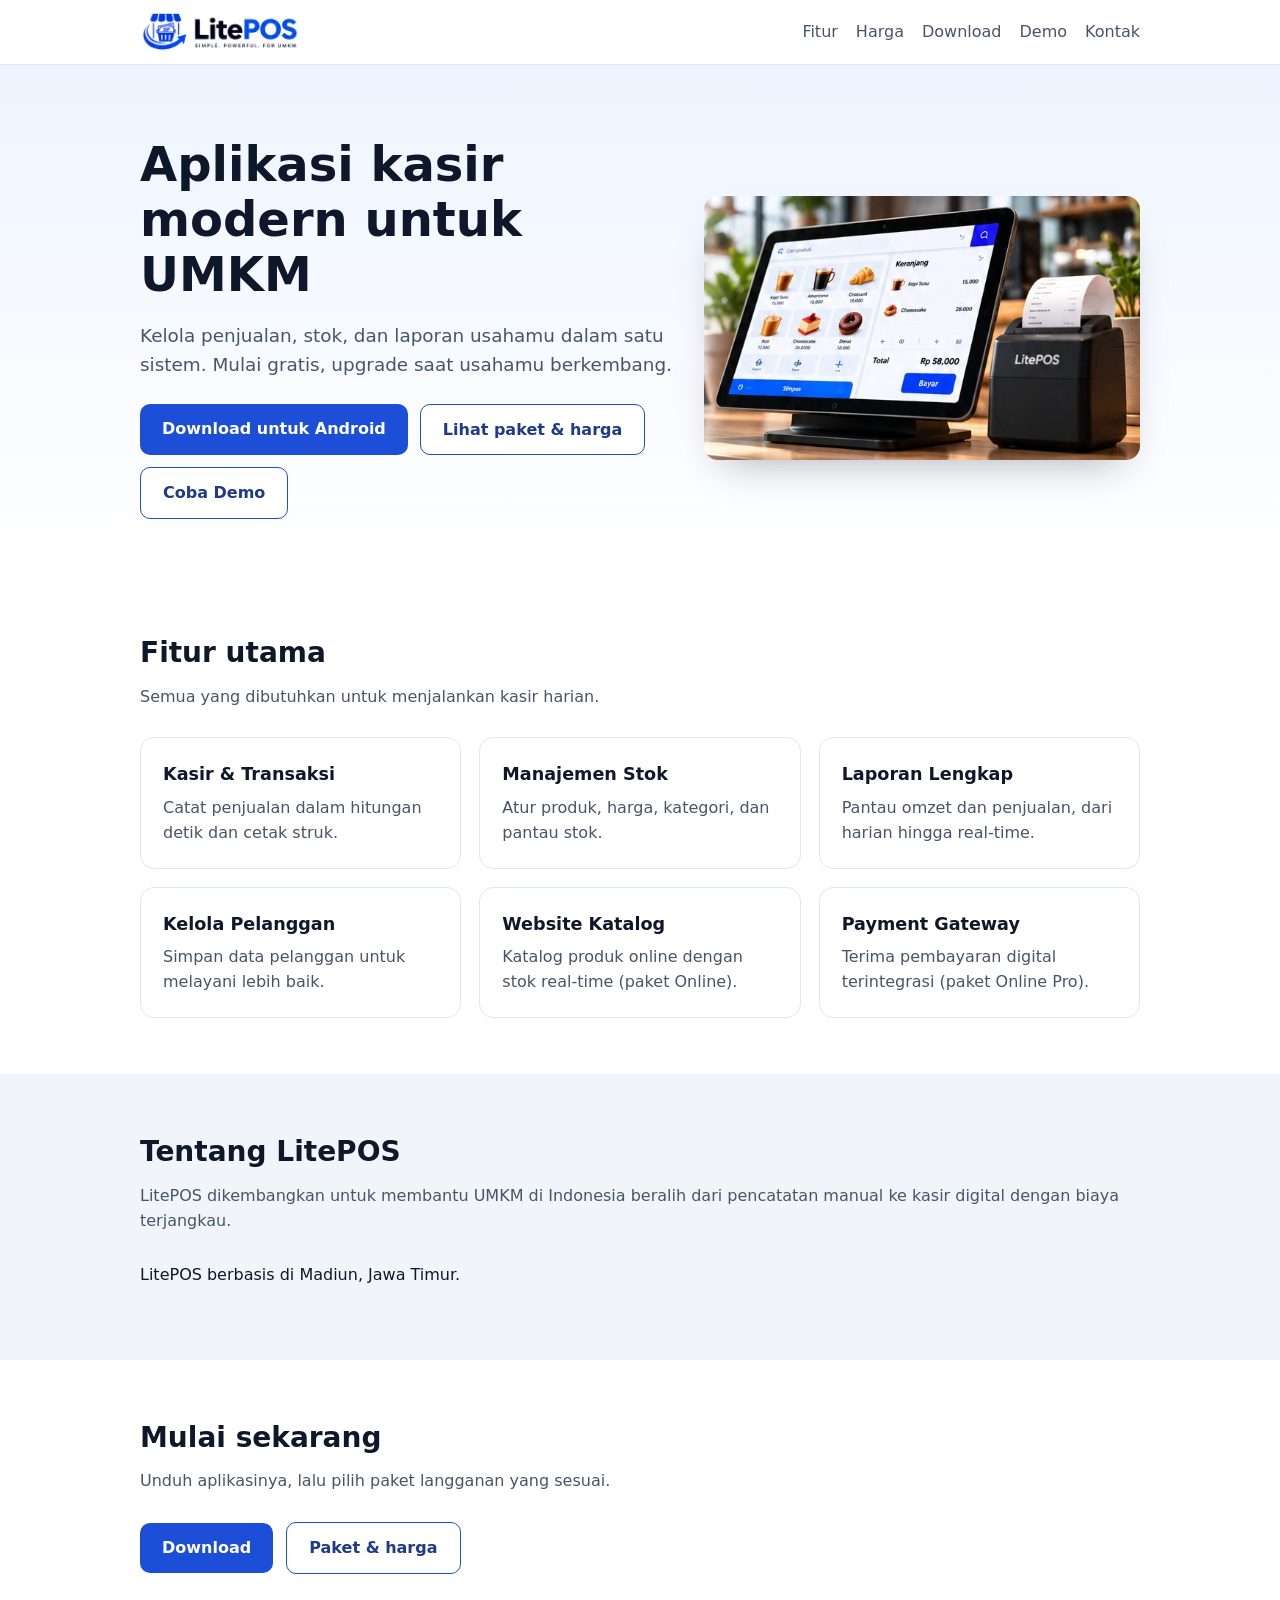
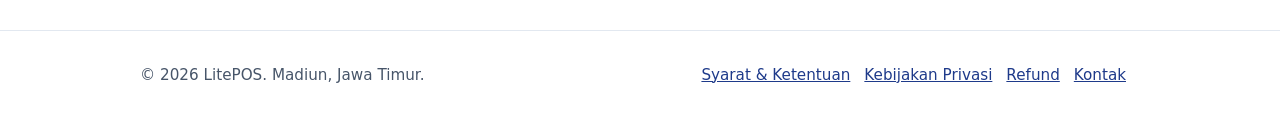
<file: index.html>
<!doctype html>
<html lang="id">
<head>
<meta charset="utf-8">
<meta name="viewport" content="width=device-width,initial-scale=1">
<title>LitePOS – Aplikasi Kasir Modern untuk UMKM</title>
<meta name="description" content="LitePOS adalah aplikasi kasir (point of sale) Android yang ringan untuk UMKM: catat penjualan, kelola produk, dan pantau laporan.">
<link rel="stylesheet" href="assets/style.css">
</head>
<body>
<header class="site"><div class="wrap">
  <a class="logo" href="/"><img src="assets/logo.png" alt="LitePOS"></a>
  <nav>
    <a href="/#fitur">Fitur</a><a href="harga.html">Harga</a><a href="download.html">Download</a><a href="https://litepos-demo.pages.dev/login/" target="_blank" rel="noopener">Demo</a><a href="kontak.html">Kontak</a>
  </nav>
</div></header>

<main>
<section class="hero"><div class="wrap">
  <div>
    <h1>Aplikasi kasir modern untuk UMKM</h1>
    <p>Kelola penjualan, stok, dan laporan usahamu dalam satu sistem. Mulai gratis, upgrade saat usahamu berkembang.</p>
    <div class="cta">
      <a class="btn" href="download.html">Download untuk Android</a>
      <a class="btn ghost" href="harga.html">Lihat paket &amp; harga</a>
      <a class="btn ghost" href="https://litepos-demo.pages.dev/login/" target="_blank" rel="noopener">Coba Demo</a>
    </div>
  </div>
  <img class="shot" src="assets/hero.jpg" alt="Tampilan kasir LitePOS di tablet dengan printer struk" width="594" height="360">
</div></section>

<section class="block" id="fitur"><div class="wrap">
  <h2>Fitur utama</h2>
  <p class="lead">Semua yang dibutuhkan untuk menjalankan kasir harian.</p>
  <div class="grid f4">
    <div class="card"><h3>Kasir &amp; Transaksi</h3><p>Catat penjualan dalam hitungan detik dan cetak struk.</p></div>
    <div class="card"><h3>Manajemen Stok</h3><p>Atur produk, harga, kategori, dan pantau stok.</p></div>
    <div class="card"><h3>Laporan Lengkap</h3><p>Pantau omzet dan penjualan, dari harian hingga real-time.</p></div>
    <div class="card"><h3>Kelola Pelanggan</h3><p>Simpan data pelanggan untuk melayani lebih baik.</p></div>
    <div class="card"><h3>Website Katalog</h3><p>Katalog produk online dengan stok real-time (paket Online).</p></div>
    <div class="card"><h3>Payment Gateway</h3><p>Terima pembayaran digital terintegrasi (paket Online Pro).</p></div>
  </div>
</div></section>

<section class="block alt"><div class="wrap">
  <h2>Tentang LitePOS</h2>
  <p class="lead">LitePOS dikembangkan untuk membantu UMKM di Indonesia beralih dari pencatatan manual ke kasir digital dengan biaya terjangkau.</p>
  <p>LitePOS berbasis di Madiun, Jawa Timur.</p>
</div></section>

<section class="block"><div class="wrap">
  <h2>Mulai sekarang</h2>
  <p class="lead">Unduh aplikasinya, lalu pilih paket langganan yang sesuai.</p>
  <a class="btn" href="download.html">Download</a> <a class="btn ghost" href="harga.html">Paket &amp; harga</a>
</div></section>
</main>

<footer class="site"><div class="wrap">
  <div>© <span id="y">2026</span> LitePOS. Madiun, Jawa Timur.</div>
  <div><a href="syarat.html">Syarat &amp; Ketentuan</a><a href="privasi.html">Kebijakan Privasi</a><a href="refund.html">Refund</a><a href="kontak.html">Kontak</a></div>
</div></footer>
<script>document.getElementById('y').textContent=new Date().getFullYear()</script>
</body>
</html>
</file>
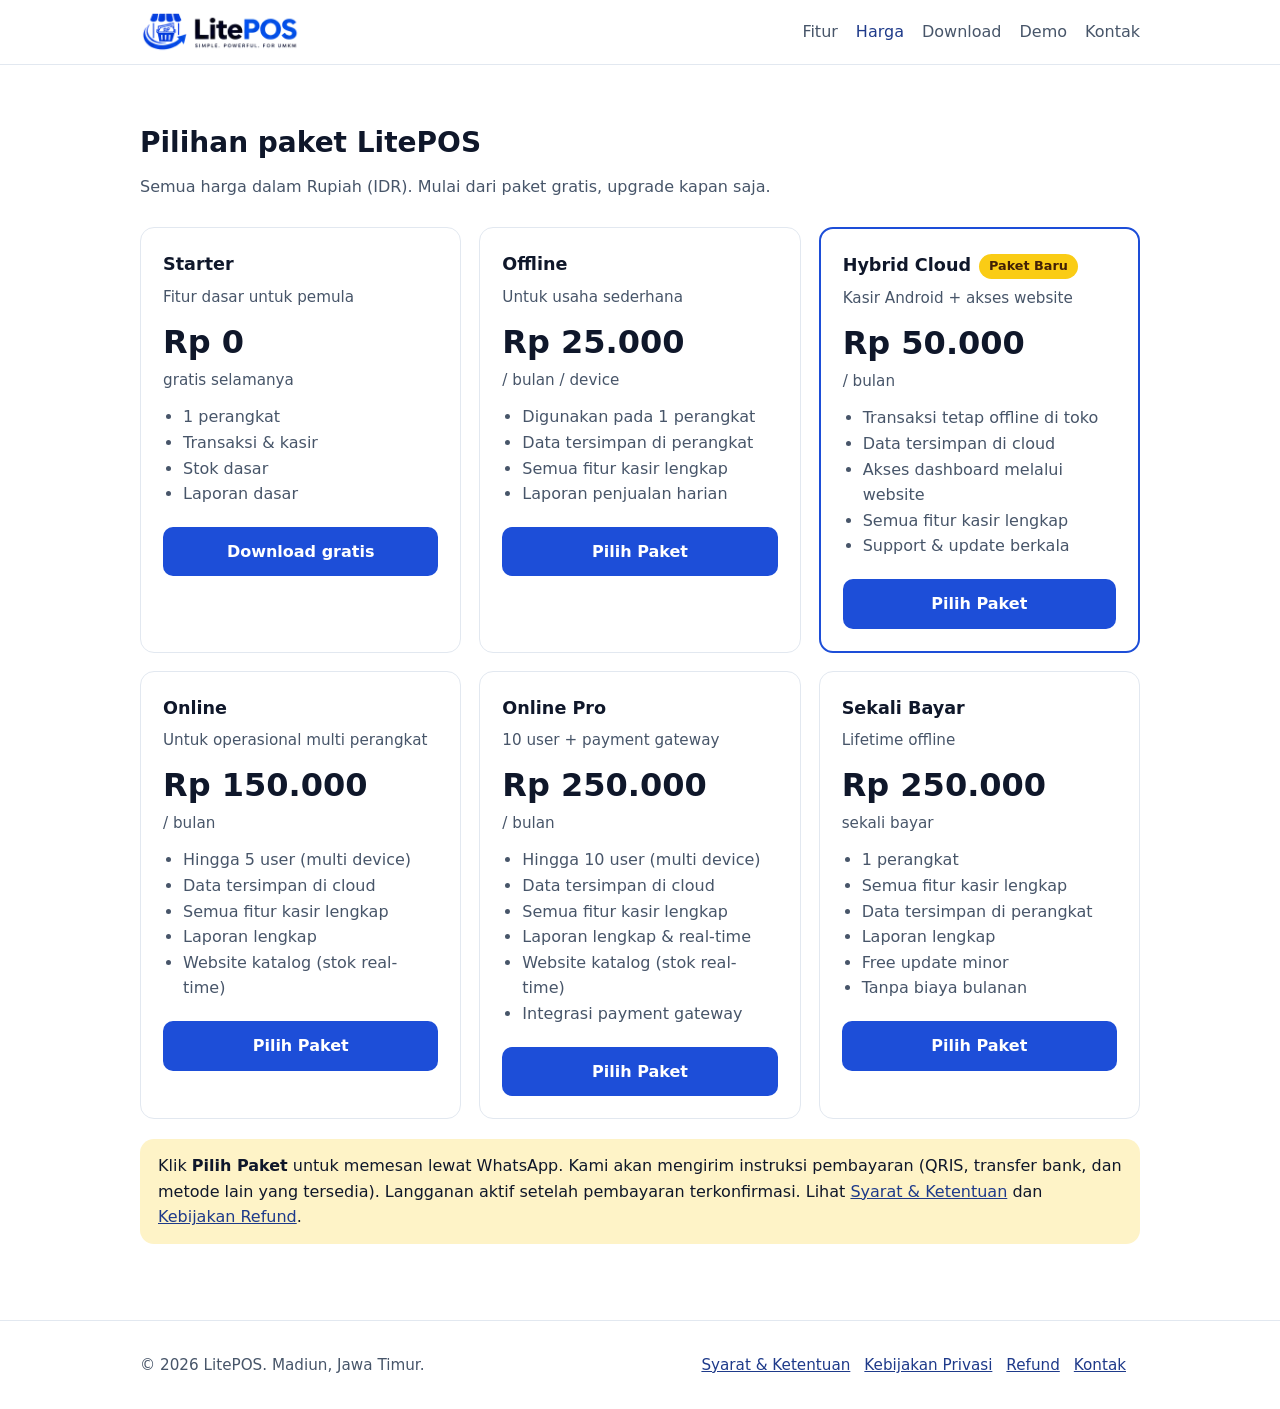
<file: harga.html>
<!doctype html>
<html lang="id">
<head>
<meta charset="utf-8">
<meta name="viewport" content="width=device-width,initial-scale=1">
<title>Paket &amp; Harga – LitePOS</title>
<meta name="description" content="Paket langganan LitePOS dengan harga jelas dalam Rupiah.">
<link rel="stylesheet" href="assets/style.css">
</head>
<body>
<header class="site"><div class="wrap">
  <a class="logo" href="/"><img src="assets/logo.png" alt="LitePOS"></a>
  <nav><a href="/#fitur">Fitur</a><a href="harga.html" aria-current="page">Harga</a><a href="download.html">Download</a><a href="https://litepos-demo.pages.dev/login/" target="_blank" rel="noopener">Demo</a><a href="kontak.html">Kontak</a></nav>
</div></header>

<main><section class="block"><div class="wrap">
  <h2>Pilihan paket LitePOS</h2>
  <p class="lead">Semua harga dalam Rupiah (IDR). Mulai dari paket gratis, upgrade kapan saja.</p>
  <div class="grid">
    <div class="card">
      <h3>Starter</h3><p class="sub">Fitur dasar untuk pemula</p>
      <div class="price">Rp 0 <small>gratis selamanya</small></div>
      <ul><li>1 perangkat</li><li>Transaksi &amp; kasir</li><li>Stok dasar</li><li>Laporan dasar</li></ul>
      <a class="btn" href="download.html">Download gratis</a>
    </div>
    <div class="card">
      <h3>Offline</h3><p class="sub">Untuk usaha sederhana</p>
      <div class="price">Rp 25.000 <small>/ bulan / device</small></div>
      <ul><li>Digunakan pada 1 perangkat</li><li>Data tersimpan di perangkat</li><li>Semua fitur kasir lengkap</li><li>Laporan penjualan harian</li></ul>
      <a class="btn" href="https://wa.me/6285156492409?text=Halo%20LitePOS%2C%20saya%20mau%20berlangganan%20paket%20Offline." target="_blank" rel="noopener">Pilih Paket</a>
    </div>
    <div class="card featured">
      <h3>Hybrid Cloud<span class="badge">Paket Baru</span></h3><p class="sub">Kasir Android + akses website</p>
      <div class="price">Rp 50.000 <small>/ bulan</small></div>
      <ul><li>Transaksi tetap offline di toko</li><li>Data tersimpan di cloud</li><li>Akses dashboard melalui website</li><li>Semua fitur kasir lengkap</li><li>Support &amp; update berkala</li></ul>
      <a class="btn" href="https://wa.me/6285156492409?text=Halo%20LitePOS%2C%20saya%20mau%20berlangganan%20paket%20Hybrid%20Cloud." target="_blank" rel="noopener">Pilih Paket</a>
    </div>
    <div class="card">
      <h3>Online</h3><p class="sub">Untuk operasional multi perangkat</p>
      <div class="price">Rp 150.000 <small>/ bulan</small></div>
      <ul><li>Hingga 5 user (multi device)</li><li>Data tersimpan di cloud</li><li>Semua fitur kasir lengkap</li><li>Laporan lengkap</li><li>Website katalog (stok real-time)</li></ul>
      <a class="btn" href="https://wa.me/6285156492409?text=Halo%20LitePOS%2C%20saya%20mau%20berlangganan%20paket%20Online." target="_blank" rel="noopener">Pilih Paket</a>
    </div>
    <div class="card">
      <h3>Online Pro</h3><p class="sub">10 user + payment gateway</p>
      <div class="price">Rp 250.000 <small>/ bulan</small></div>
      <ul><li>Hingga 10 user (multi device)</li><li>Data tersimpan di cloud</li><li>Semua fitur kasir lengkap</li><li>Laporan lengkap &amp; real-time</li><li>Website katalog (stok real-time)</li><li>Integrasi payment gateway</li></ul>
      <a class="btn" href="https://wa.me/6285156492409?text=Halo%20LitePOS%2C%20saya%20mau%20berlangganan%20paket%20Online%20Pro." target="_blank" rel="noopener">Pilih Paket</a>
    </div>
    <div class="card">
      <h3>Sekali Bayar</h3><p class="sub">Lifetime offline</p>
      <div class="price">Rp 250.000 <small>sekali bayar</small></div>
      <ul><li>1 perangkat</li><li>Semua fitur kasir lengkap</li><li>Data tersimpan di perangkat</li><li>Laporan lengkap</li><li>Free update minor</li><li>Tanpa biaya bulanan</li></ul>
      <a class="btn" href="https://wa.me/6285156492409?text=Halo%20LitePOS%2C%20saya%20mau%20berlangganan%20paket%20Sekali%20Bayar." target="_blank" rel="noopener">Pilih Paket</a>
    </div>
  </div>
  <div class="notice">Klik <b>Pilih Paket</b> untuk memesan lewat WhatsApp. Kami akan mengirim instruksi pembayaran (QRIS, transfer bank, dan metode lain yang tersedia). Langganan aktif setelah pembayaran terkonfirmasi. Lihat <a href="syarat.html">Syarat &amp; Ketentuan</a> dan <a href="refund.html">Kebijakan Refund</a>.</div>
</div></section></main>

<footer class="site"><div class="wrap">
  <div>© <span id="y">2026</span> LitePOS. Madiun, Jawa Timur.</div>
  <div><a href="syarat.html">Syarat &amp; Ketentuan</a><a href="privasi.html">Kebijakan Privasi</a><a href="refund.html">Refund</a><a href="kontak.html">Kontak</a></div>
</div></footer>
<script>document.getElementById('y').textContent=new Date().getFullYear()</script>
</body>
</html>
</file>
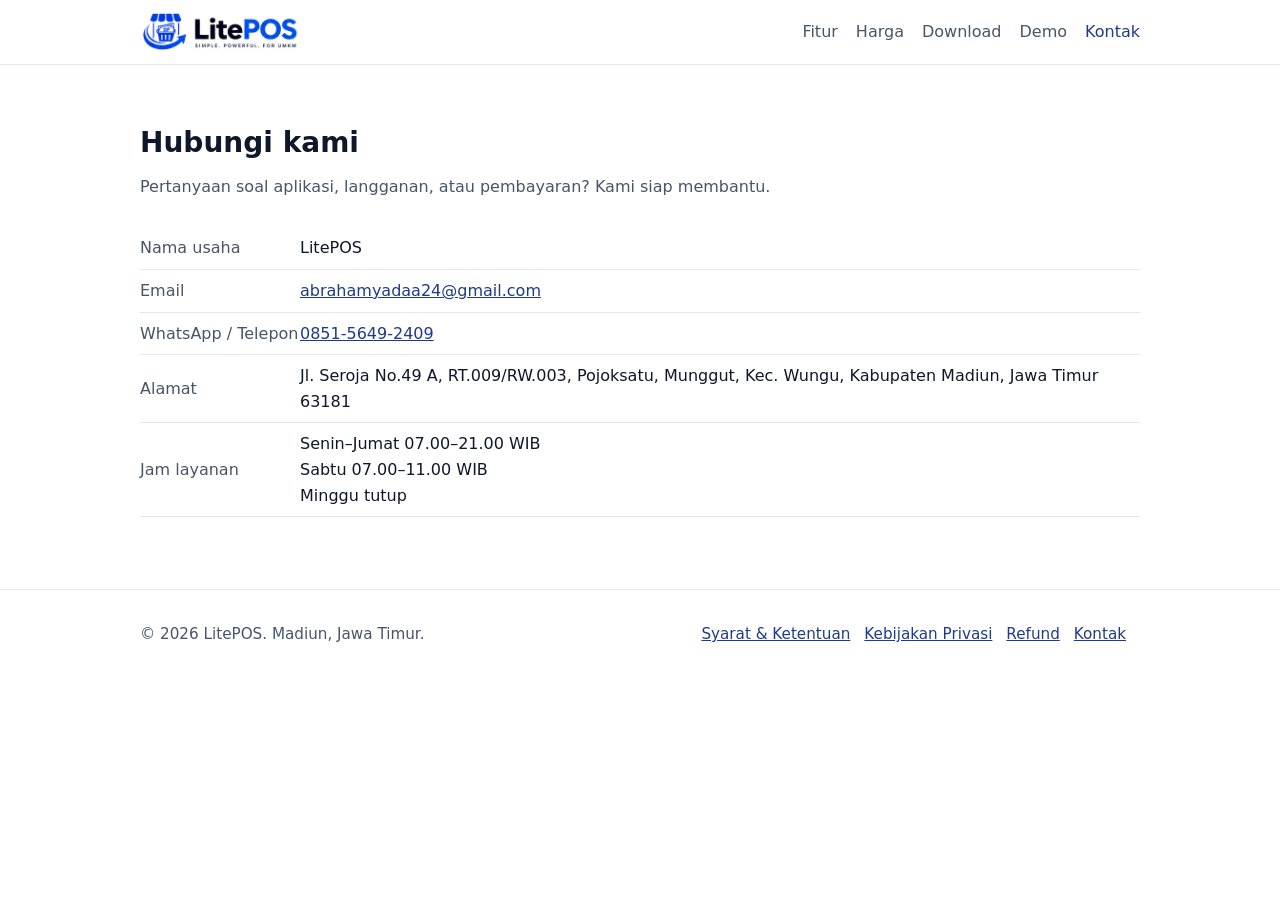
<file: kontak.html>
<!doctype html>
<html lang="id">
<head>
<meta charset="utf-8">
<meta name="viewport" content="width=device-width,initial-scale=1">
<title>Kontak – LitePOS</title>
<link rel="stylesheet" href="assets/style.css">
</head>
<body>
<header class="site"><div class="wrap">
  <a class="logo" href="/"><img src="assets/logo.png" alt="LitePOS"></a>
  <nav><a href="/#fitur">Fitur</a><a href="harga.html">Harga</a><a href="download.html">Download</a><a href="https://litepos-demo.pages.dev/login/" target="_blank" rel="noopener">Demo</a><a href="kontak.html" aria-current="page">Kontak</a></nav>
</div></header>
<main><section class="block"><div class="wrap">
  <h2>Hubungi kami</h2>
  <p class="lead">Pertanyaan soal aplikasi, langganan, atau pembayaran? Kami siap membantu.</p>
  <table class="meta">
    <tr><td>Nama usaha</td><td>LitePOS</td></tr>
    <tr><td>Email</td><td><a href="mailto:abrahamyadaa24@gmail.com">abrahamyadaa24@gmail.com</a></td></tr>
    <tr><td>WhatsApp / Telepon</td><td><a href="https://wa.me/6285156492409" target="_blank" rel="noopener">0851-5649-2409</a></td></tr>
    <tr><td>Alamat</td><td>Jl. Seroja No.49 A, RT.009/RW.003, Pojoksatu, Munggut, Kec. Wungu, Kabupaten Madiun, Jawa Timur 63181</td></tr>
    <tr><td>Jam layanan</td><td>Senin–Jumat 07.00–21.00 WIB<br>Sabtu 07.00–11.00 WIB<br>Minggu tutup</td></tr>
  </table>
</div></section></main>
<footer class="site"><div class="wrap">
  <div>© <span id="y">2026</span> LitePOS. Madiun, Jawa Timur.</div>
  <div><a href="syarat.html">Syarat &amp; Ketentuan</a><a href="privasi.html">Kebijakan Privasi</a><a href="refund.html">Refund</a><a href="kontak.html">Kontak</a></div>
</div></footer>
<script>document.getElementById('y').textContent=new Date().getFullYear()</script>
</body>
</html>
</file>
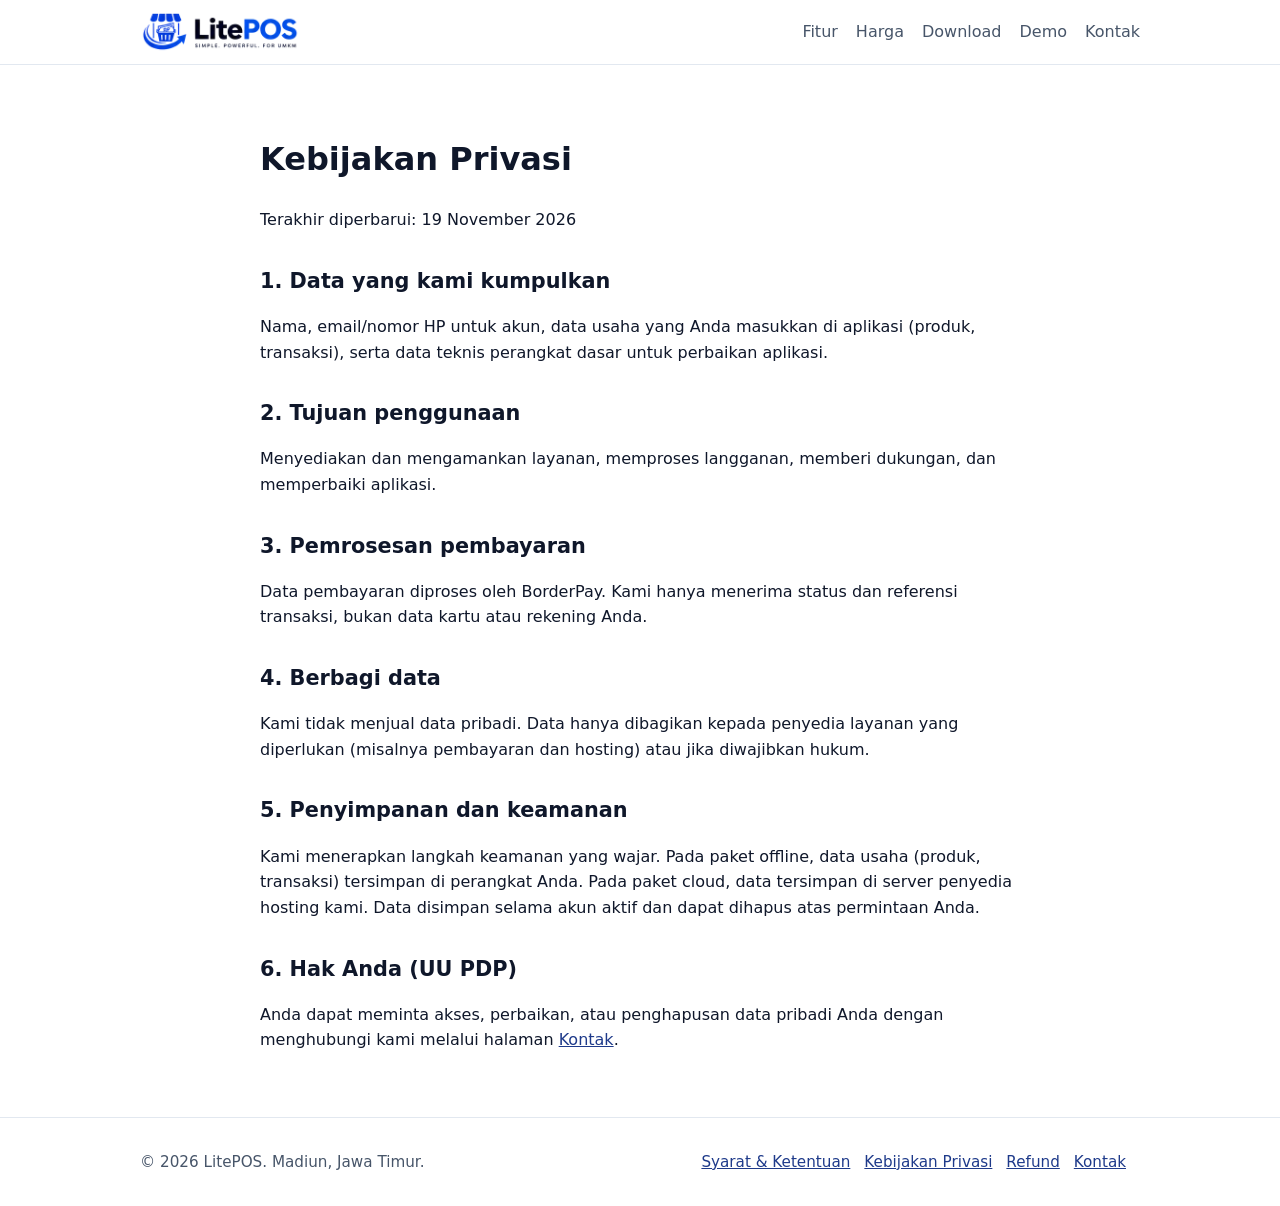
<file: privasi.html>
<!doctype html>
<html lang="id">
<head>
<meta charset="utf-8">
<meta name="viewport" content="width=device-width,initial-scale=1">
<title>Kebijakan Privasi – LitePOS</title>
<link rel="stylesheet" href="assets/style.css">
</head>
<body>
<header class="site"><div class="wrap">
  <a class="logo" href="/"><img src="assets/logo.png" alt="LitePOS"></a>
  <nav><a href="/#fitur">Fitur</a><a href="harga.html">Harga</a><a href="download.html">Download</a><a href="https://litepos-demo.pages.dev/login/" target="_blank" rel="noopener">Demo</a><a href="kontak.html">Kontak</a></nav>
</div></header>
<main><div class="wrap legal">
<h1>Kebijakan Privasi</h1>
<p>Terakhir diperbarui: 19 November 2026</p>

<h2>1. Data yang kami kumpulkan</h2>
<p>Nama, email/nomor HP untuk akun, data usaha yang Anda masukkan di aplikasi (produk, transaksi), serta data teknis perangkat dasar untuk perbaikan aplikasi.</p>
<h2>2. Tujuan penggunaan</h2>
<p>Menyediakan dan mengamankan layanan, memproses langganan, memberi dukungan, dan memperbaiki aplikasi.</p>
<h2>3. Pemrosesan pembayaran</h2>
<p>Data pembayaran diproses oleh BorderPay. Kami hanya menerima status dan referensi transaksi, bukan data kartu atau rekening Anda.</p>
<h2>4. Berbagi data</h2>
<p>Kami tidak menjual data pribadi. Data hanya dibagikan kepada penyedia layanan yang diperlukan (misalnya pembayaran dan hosting) atau jika diwajibkan hukum.</p>
<h2>5. Penyimpanan dan keamanan</h2>
<p>Kami menerapkan langkah keamanan yang wajar. Pada paket offline, data usaha (produk, transaksi) tersimpan di perangkat Anda. Pada paket cloud, data tersimpan di server penyedia hosting kami. Data disimpan selama akun aktif dan dapat dihapus atas permintaan Anda.</p>
<h2>6. Hak Anda (UU PDP)</h2>
<p>Anda dapat meminta akses, perbaikan, atau penghapusan data pribadi Anda dengan menghubungi kami melalui halaman <a href="kontak.html">Kontak</a>.</p>
</div></main>
<footer class="site"><div class="wrap">
  <div>© <span id="y">2026</span> LitePOS. Madiun, Jawa Timur.</div>
  <div><a href="syarat.html">Syarat &amp; Ketentuan</a><a href="privasi.html">Kebijakan Privasi</a><a href="refund.html">Refund</a><a href="kontak.html">Kontak</a></div>
</div></footer>
<script>document.getElementById('y').textContent=new Date().getFullYear()</script>
</body>
</html>
</file>
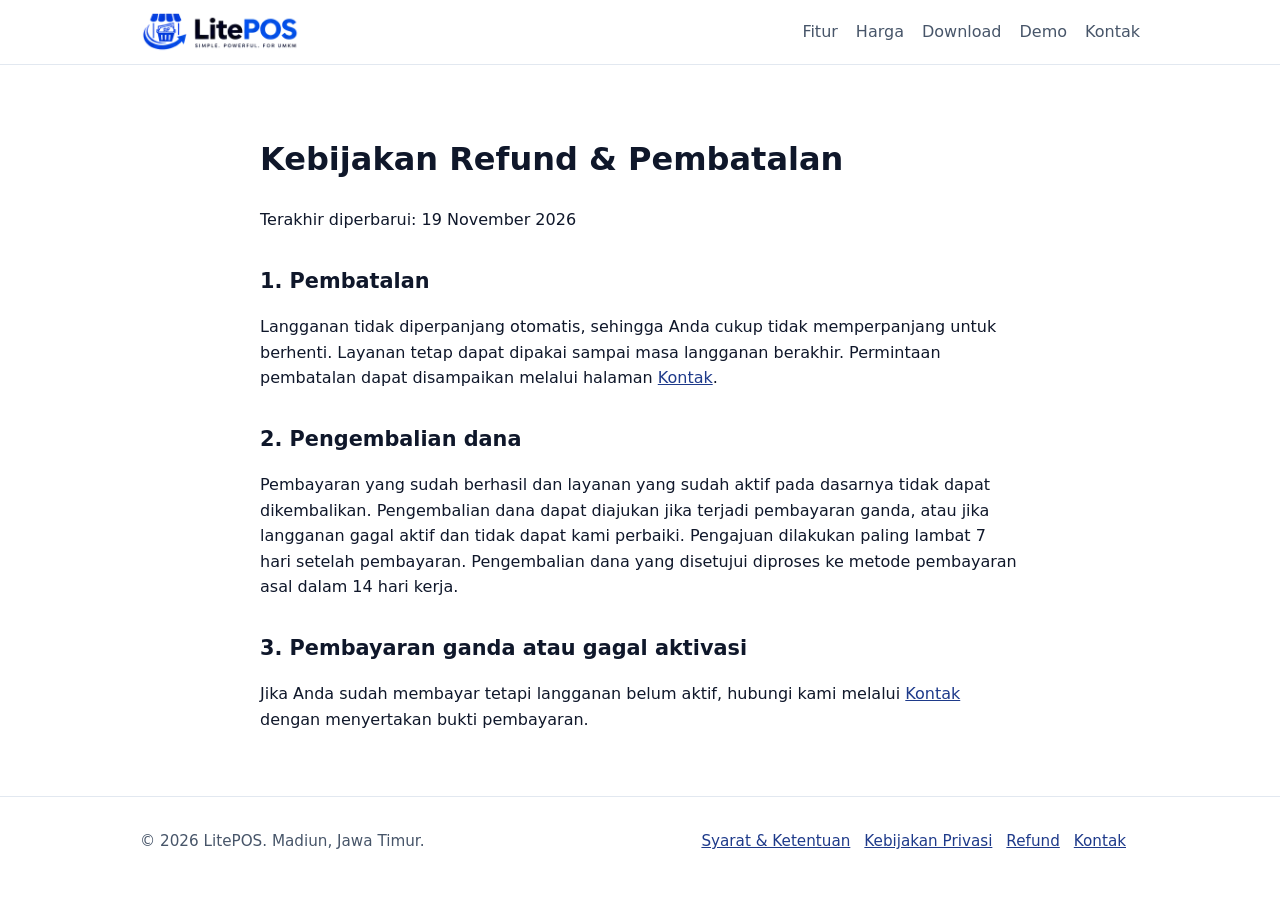
<file: refund.html>
<!doctype html>
<html lang="id">
<head>
<meta charset="utf-8">
<meta name="viewport" content="width=device-width,initial-scale=1">
<title>Kebijakan Refund & Pembatalan – LitePOS</title>
<link rel="stylesheet" href="assets/style.css">
</head>
<body>
<header class="site"><div class="wrap">
  <a class="logo" href="/"><img src="assets/logo.png" alt="LitePOS"></a>
  <nav><a href="/#fitur">Fitur</a><a href="harga.html">Harga</a><a href="download.html">Download</a><a href="https://litepos-demo.pages.dev/login/" target="_blank" rel="noopener">Demo</a><a href="kontak.html">Kontak</a></nav>
</div></header>
<main><div class="wrap legal">
<h1>Kebijakan Refund & Pembatalan</h1>
<p>Terakhir diperbarui: 19 November 2026</p>

<h2>1. Pembatalan</h2>
<p>Langganan tidak diperpanjang otomatis, sehingga Anda cukup tidak memperpanjang untuk berhenti. Layanan tetap dapat dipakai sampai masa langganan berakhir. Permintaan pembatalan dapat disampaikan melalui halaman <a href="kontak.html">Kontak</a>.</p>
<h2>2. Pengembalian dana</h2>
<p>Pembayaran yang sudah berhasil dan layanan yang sudah aktif pada dasarnya tidak dapat dikembalikan. Pengembalian dana dapat diajukan jika terjadi pembayaran ganda, atau jika langganan gagal aktif dan tidak dapat kami perbaiki. Pengajuan dilakukan paling lambat 7 hari setelah pembayaran. Pengembalian dana yang disetujui diproses ke metode pembayaran asal dalam 14 hari kerja.</p>
<h2>3. Pembayaran ganda atau gagal aktivasi</h2>
<p>Jika Anda sudah membayar tetapi langganan belum aktif, hubungi kami melalui <a href="kontak.html">Kontak</a> dengan menyertakan bukti pembayaran.</p>
</div></main>
<footer class="site"><div class="wrap">
  <div>© <span id="y">2026</span> LitePOS. Madiun, Jawa Timur.</div>
  <div><a href="syarat.html">Syarat &amp; Ketentuan</a><a href="privasi.html">Kebijakan Privasi</a><a href="refund.html">Refund</a><a href="kontak.html">Kontak</a></div>
</div></footer>
<script>document.getElementById('y').textContent=new Date().getFullYear()</script>
</body>
</html>
</file>
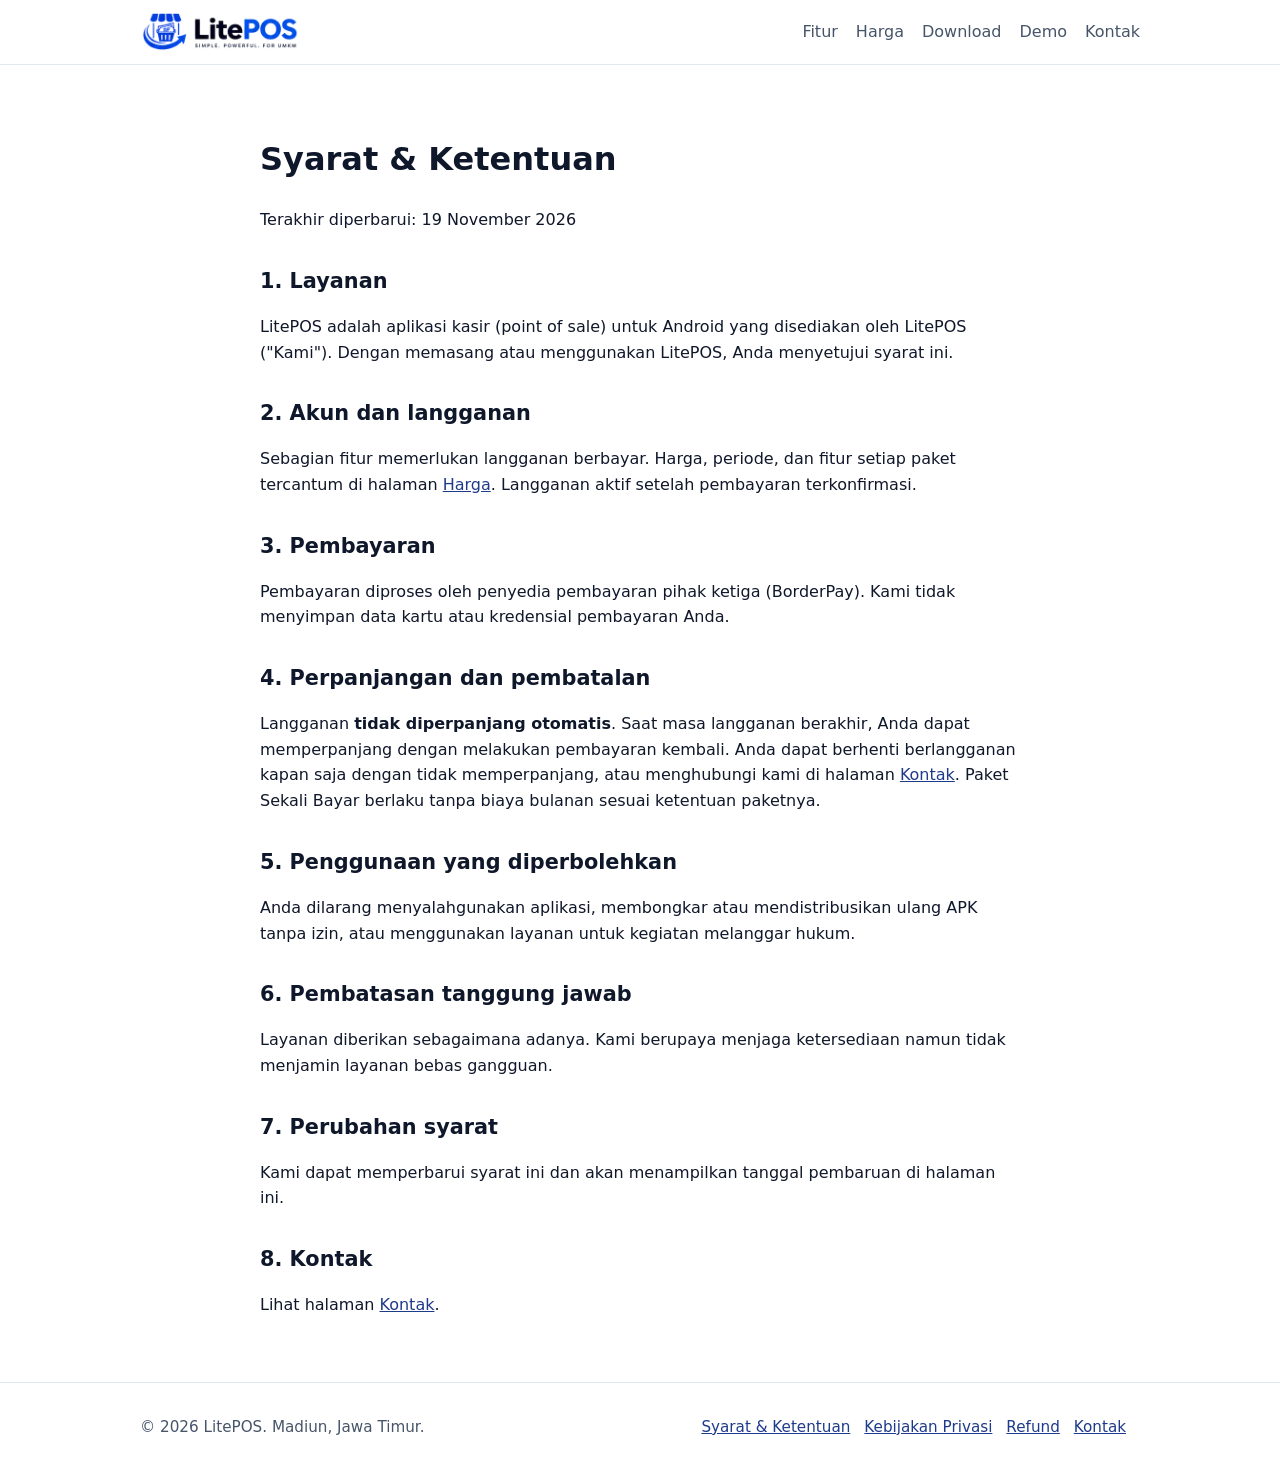
<file: syarat.html>
<!doctype html>
<html lang="id">
<head>
<meta charset="utf-8">
<meta name="viewport" content="width=device-width,initial-scale=1">
<title>Syarat & Ketentuan – LitePOS</title>
<link rel="stylesheet" href="assets/style.css">
</head>
<body>
<header class="site"><div class="wrap">
  <a class="logo" href="/"><img src="assets/logo.png" alt="LitePOS"></a>
  <nav><a href="/#fitur">Fitur</a><a href="harga.html">Harga</a><a href="download.html">Download</a><a href="https://litepos-demo.pages.dev/login/" target="_blank" rel="noopener">Demo</a><a href="kontak.html">Kontak</a></nav>
</div></header>
<main><div class="wrap legal">
<h1>Syarat & Ketentuan</h1>
<p>Terakhir diperbarui: 19 November 2026</p>

<h2>1. Layanan</h2>
<p>LitePOS adalah aplikasi kasir (point of sale) untuk Android yang disediakan oleh LitePOS ("Kami"). Dengan memasang atau menggunakan LitePOS, Anda menyetujui syarat ini.</p>
<h2>2. Akun dan langganan</h2>
<p>Sebagian fitur memerlukan langganan berbayar. Harga, periode, dan fitur setiap paket tercantum di halaman <a href="harga.html">Harga</a>. Langganan aktif setelah pembayaran terkonfirmasi.</p>
<h2>3. Pembayaran</h2>
<p>Pembayaran diproses oleh penyedia pembayaran pihak ketiga (BorderPay). Kami tidak menyimpan data kartu atau kredensial pembayaran Anda.</p>
<h2>4. Perpanjangan dan pembatalan</h2>
<p>Langganan <b>tidak diperpanjang otomatis</b>. Saat masa langganan berakhir, Anda dapat memperpanjang dengan melakukan pembayaran kembali. Anda dapat berhenti berlangganan kapan saja dengan tidak memperpanjang, atau menghubungi kami di halaman <a href="kontak.html">Kontak</a>. Paket Sekali Bayar berlaku tanpa biaya bulanan sesuai ketentuan paketnya.</p>
<h2>5. Penggunaan yang diperbolehkan</h2>
<p>Anda dilarang menyalahgunakan aplikasi, membongkar atau mendistribusikan ulang APK tanpa izin, atau menggunakan layanan untuk kegiatan melanggar hukum.</p>
<h2>6. Pembatasan tanggung jawab</h2>
<p>Layanan diberikan sebagaimana adanya. Kami berupaya menjaga ketersediaan namun tidak menjamin layanan bebas gangguan.</p>
<h2>7. Perubahan syarat</h2>
<p>Kami dapat memperbarui syarat ini dan akan menampilkan tanggal pembaruan di halaman ini.</p>
<h2>8. Kontak</h2>
<p>Lihat halaman <a href="kontak.html">Kontak</a>.</p>
</div></main>
<footer class="site"><div class="wrap">
  <div>© <span id="y">2026</span> LitePOS. Madiun, Jawa Timur.</div>
  <div><a href="syarat.html">Syarat &amp; Ketentuan</a><a href="privasi.html">Kebijakan Privasi</a><a href="refund.html">Refund</a><a href="kontak.html">Kontak</a></div>
</div></footer>
<script>document.getElementById('y').textContent=new Date().getFullYear()</script>
</body>
</html>
</file>
<file: assets/style.css>
:root{--brand:#1d4ed8;--brand-d:#1e3a8a;--ink:#0f172a;--muted:#475569;--bg:#fff;--soft:#f1f5f9;--line:#e2e8f0;--warn:#fef3c7;--r:14px}
*{box-sizing:border-box}
body{margin:0;font:16px/1.6 system-ui,-apple-system,"Segoe UI",Roboto,sans-serif;color:var(--ink);background:var(--bg)}
a{color:var(--brand-d)}
.wrap{max-width:1040px;margin:0 auto;padding:0 20px}
header.site{border-bottom:1px solid var(--line);position:sticky;top:0;background:#fff;z-index:10}
header.site .wrap{display:flex;align-items:center;justify-content:space-between;gap:16px;min-height:64px;flex-wrap:wrap}
.logo{display:inline-flex;align-items:center}
.logo img{height:40px;width:auto;display:block}
nav a{margin-left:18px;text-decoration:none;color:var(--muted);font-weight:500}
nav a:hover,nav a[aria-current]{color:var(--brand-d)}
.btn{display:inline-block;background:var(--brand);color:#fff;padding:12px 22px;border-radius:10px;text-decoration:none;font-weight:600;border:0;cursor:pointer;font-size:1rem}
.btn:hover{background:var(--brand-d)}
.btn.ghost{background:#fff;color:var(--brand-d);border:1px solid var(--brand)}
.btn[aria-disabled=true]{background:#94a3b8;pointer-events:none}
.hero{padding:72px 0 56px;background:linear-gradient(180deg,#eef4ff,#fff)}
.hero h1{font-size:clamp(2rem,5vw,3rem);line-height:1.15;margin:0 0 16px}
.hero p{font-size:1.15rem;color:var(--muted);max-width:620px}
.hero .cta{display:flex;gap:12px;flex-wrap:wrap;margin-top:24px}
section.block{padding:56px 0}
section.alt{background:var(--soft)}
h2{font-size:1.75rem;margin:0 0 8px}
.lead{color:var(--muted);margin:0 0 28px}
.grid{display:grid;gap:18px;grid-template-columns:repeat(auto-fit,minmax(240px,1fr))}
.card{border:1px solid var(--line);border-radius:var(--r);padding:22px;background:#fff}
.card h3{margin:0 0 6px;font-size:1.1rem}
.card p{margin:0;color:var(--muted)}
.price{font-size:2rem;font-weight:800;margin:8px 0}
.price small{display:block;font-size:.95rem;font-weight:500;color:var(--muted)}
.card ul{padding-left:20px;color:var(--muted)}
.card.featured{border:2px solid var(--brand)}
.todo{background:var(--warn);border-radius:6px;padding:0 6px;font-size:.9em}
.notice{background:var(--warn);border-radius:var(--r);padding:14px 18px;margin:20px 0}
.meta{width:100%;border-collapse:collapse;margin:16px 0}
.meta td{padding:8px 0;border-bottom:1px solid var(--line)}
.meta td:first-child{color:var(--muted);width:160px}
code{background:var(--soft);padding:2px 6px;border-radius:6px;word-break:break-all;font-size:.9em}
.legal{padding:48px 0;max-width:760px}
.legal h2{margin-top:32px;font-size:1.3rem}
footer.site{border-top:1px solid var(--line);padding:32px 0;margin-top:0;color:var(--muted);font-size:.95rem}
footer.site .wrap{display:flex;justify-content:space-between;gap:24px;flex-wrap:wrap}
footer.site a{margin-right:14px}

.hero .wrap{display:grid;grid-template-columns:1.1fr .9fr;gap:32px;align-items:center}
.hero img.shot{width:100%;height:auto;border-radius:var(--r);box-shadow:0 20px 40px -20px rgba(15,23,42,.35)}
.hero .cta .btn{margin:0}
.grid.f4{grid-template-columns:repeat(3,1fr)}
@media(max-width:760px){.grid.f4{grid-template-columns:1fr}}
.badge{display:inline-block;background:#facc15;color:#422006;font-weight:700;font-size:.8rem;padding:2px 10px;border-radius:999px;margin-left:8px;vertical-align:middle}
.card .sub{color:var(--muted);font-size:.95rem;margin:0}
.card .btn{width:100%;text-align:center;margin-top:8px}
.card ul{margin:12px 0}
.table-card{overflow:auto}
@media(max-width:760px){
 .hero .wrap{grid-template-columns:1fr}
 header.site .wrap{padding-top:8px;padding-bottom:8px}
 nav{width:100%;display:flex;justify-content:space-between}
 nav a{margin:0}
 footer.site .wrap>div:last-child a{display:inline-block;margin:0 14px 4px 0}
}
.card:has(.meta){padding-top:8px}
.btn+.btn{margin-left:8px}
</file>
